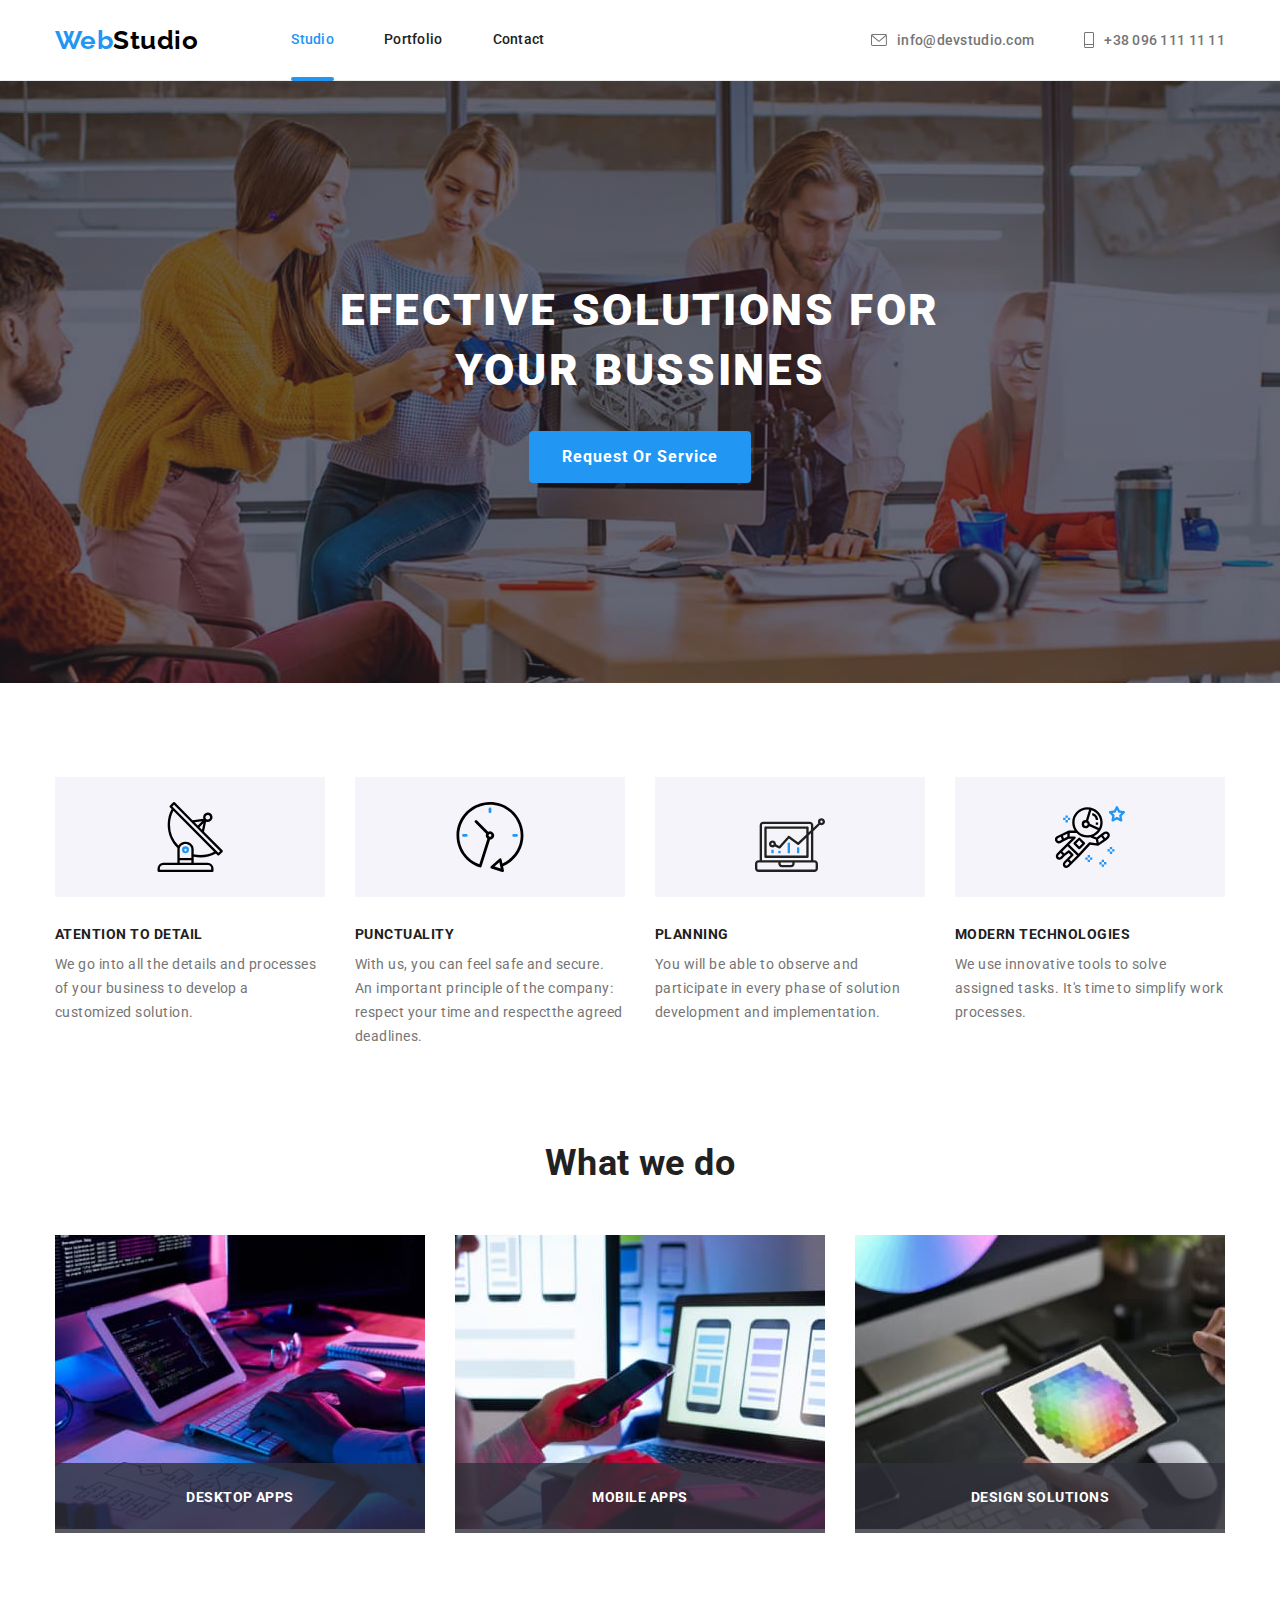
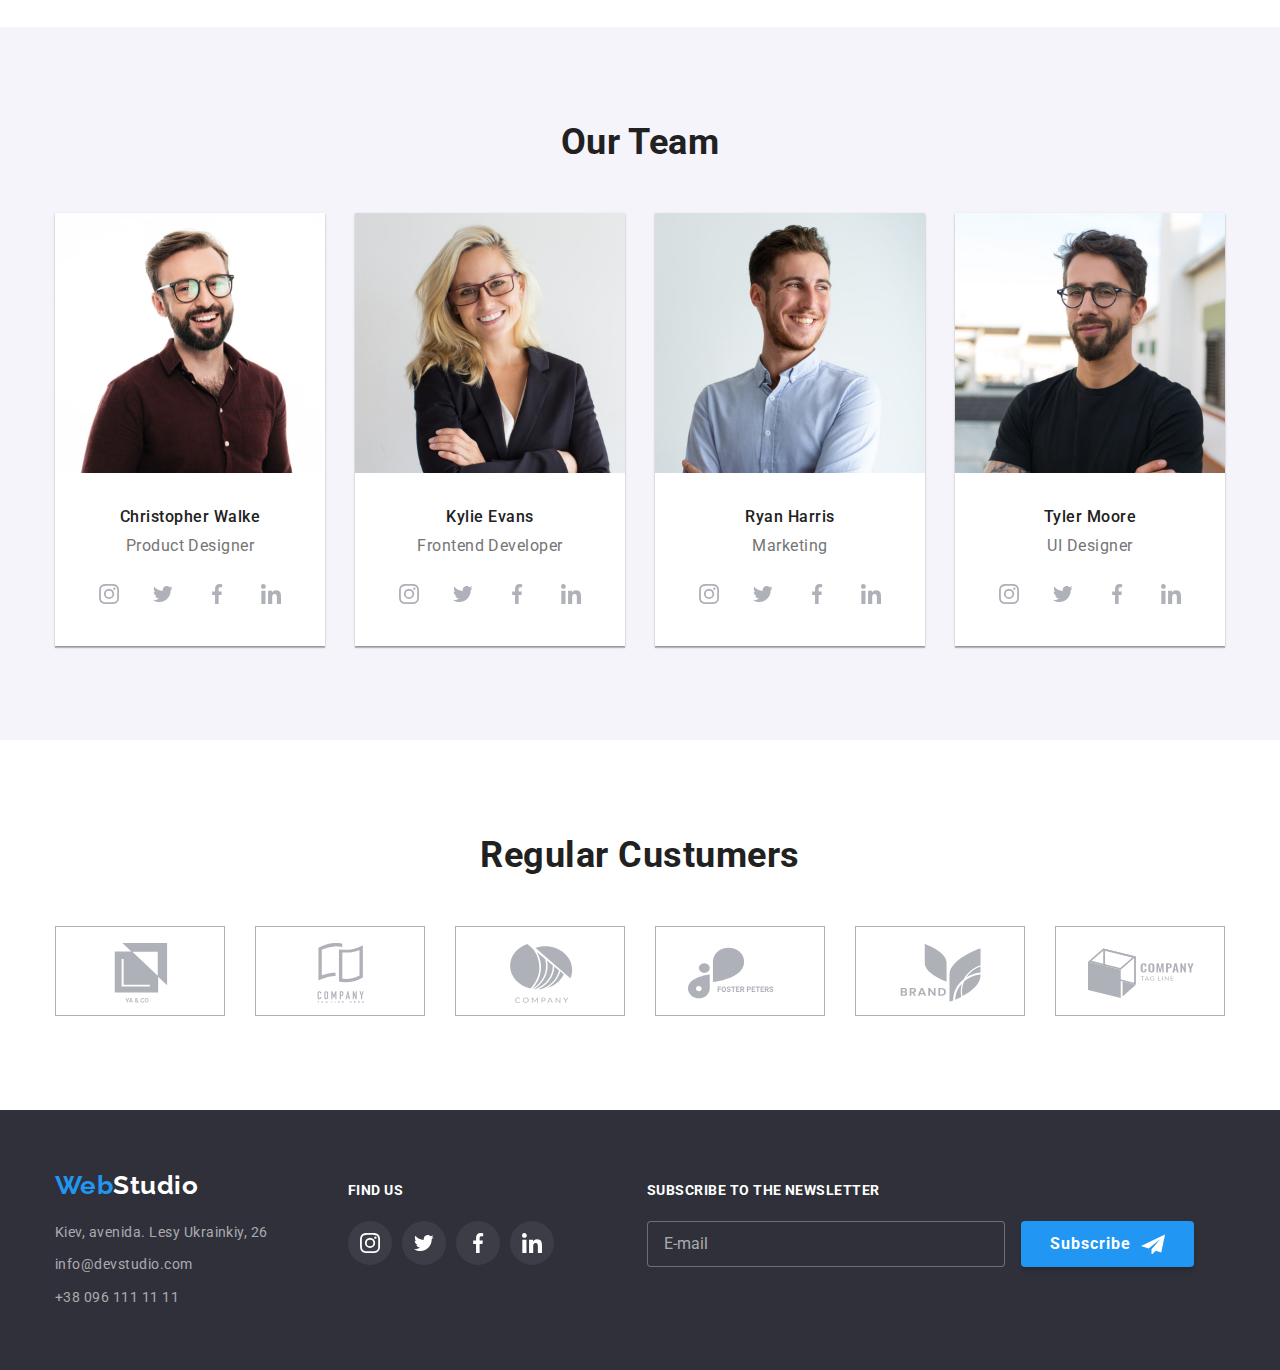
<file: index.html>
<!DOCTYPE html>
<html lang="en">
  <head>
    <meta charset="UTF-8" />
    <meta http-equiv="X-UA-Compatible" content="IE=edge" />
    <meta name="viewport" content="width=device-width, initial-scale=1.0" />
    <title>WebStudio</title>
    <link rel="preconnect" href="https://fonts.googleapis.com" />
    <link rel="preconnect" href="https://fonts.gstatic.com" crossorigin />
    <link
      href="https://fonts.googleapis.com/css2?family=Raleway:wght@700&family=Roboto:wght@400;500;700;900&display=swap"
      rel="stylesheet"
    />
    <link
      rel="stylesheet"
      href="https://cdnjs.cloudflare.com/ajax/libs/modern-normalize/1.1.0/modern-normalize.min.css"
    />
    <link rel="stylesheet" href="./css/main.min.css">
  </head>

  <body>
     <!-- Header section -->
    <header class="header">
      <div class="container header__section">
        <nav class="header__nav">
          <a class="header__logo logo link" href="./index.html"
            >Web<span class="header__logo--black">Studio</span></a
          >
          <ul class="nav list">
            <li class="nav__item">
              <a class="nav__link link nav__link--current" href="./index.html"
                >Studio</a
              >
            </li>
            <li class="nav__item">
              <a class="nav__link link" href="./portfolio.html"
                >Portfolio</a
              >
            </li>
            <li class="nav__item">
              <a class="nav__link link" href="">Contact</a>
            </li>
          </ul>
        </nav>
        <!-- contacts  -->
        <ul class="header-contact header-contack__list list">
          <li class="header-contact__item">
            <a class="header-contact__link link" href="mailto:info@devstudio.com"
              ><svg class="header-contact__icon" width="16" height="12">
                <use href="./images/icons.svg#icon-envelope"></use>
              </svg>
              info@devstudio.com</a
            >
          </li>
          <li class="header-contact__item">
            <a class="header-contact__link link" href="tel:+380961111111"
              ><svg class="header-contact__icon" width="10" height="16">
                <use href="./images/icons.svg#icon-mobile"></use>
              </svg>
              +38 096 111 11 11</a
            >
          </li>
        </ul>
      </div>
    </header>
  <!-- main content section  -->
    <main>
        <!-- Hero section  -->
      <section class="hero">
        <h1 class="hero__title">efective solutions for your bussines</h1>
        <button class="hero__btn" type="button" data-modal-open>Request Or Service</button>
      </section>
      
    <!-- Benefits section  -->
      <section class="features">
        <div class="container">
          
          <h2 class="visually-hidden">Advantages</h2>
          <ul class="features-list list">
            <li class="features-list__item">
              <div class="features-list__icon-fon">
                <svg class="features-list__icon" width="70" height="70">
                  <use href="./images/icons.svg#icon-antenna"></use>
                </svg>
              </div>

              <h3 class="features-list__title">atention to detail</h3>
              <p class="features-list__text">
               We go into all the details and processes of your business to
              develop a customized solution.
              </p>
            </li>
            <li class="features-list__item">
              <div class="features-list__icon-fon">
                <svg class="features-list__icon" width="70" height="70">
                  <use href="./images/icons.svg#icon-clock"></use>
                </svg>
              </div>

              <h3 class="features-list__title">punctuality</h3>
              <p class="features-list__text">
                With us, you can feel safe and secure. An important principle of
              the company: respect your time and respectthe agreed deadlines.
              </p>
            </li>
            <li class="features-list__item">
              <div class="features-list__icon-fon">
                <svg class="features-list__icon" width="70" height="70">
                  <use href="./images/icons.svg#icon-diagram"></use>
                </svg>
              </div>

              <h3 class="features-list__title">planning</h3>
              <p class="features-list__text">
                You will be able to observe and participate in every phase of
                solution development and implementation.
              </p>
            </li>
            <li class="features-list__item">
              <div class="features-list__icon-fon">
                <svg class="features-list__icon" width="70" height="70">
                  <use href="./images/icons.svg#icon-astronaut"></use>
                </svg>
              </div>

              <h3 class="features-list__title">modern technologies</h3>
              <p class="features-list__text">
                We use innovative tools to solve assigned tasks. It's time to
                simplify work processes.
              </p>
            </li>
          </ul>
        </div>
      </section>
        <!-- What we do section  -->
      <section class="work">
        <div class="container">
          <h2 class="work__title section-title">What we do</h2>
          <!-- images  -->
          <ul class="work-list list">
            <li class="work-list__item">
              <img
                src="./images/box1.jpg"
                alt="Desktop Apps"
                width="370"
                height="294"
              />
              <p class="work-list__text">DESKTOP APPS</p>
            </li>
            <li class="work-list__item">
              <img
                src="./images/box2.jpg"
                alt="Mobile Apps"
                width="370"
                height="294"
              />
              <p class="work-list__text">MOBILE APPS</p>
            </li>
            <li class="work-list__item">
              <img
                src="./images/box3.jpg"
                alt="DESIGN SOLUTIONS"
                width="370"
                height="294"
              />
              <p class="work-list__text">DESIGN SOLUTIONS</p>
            </li>            
          </ul>
        </div>
      </section>
      <!-- Our team  -->
      <section class="team">
        <div class="container">
          <h2 class="team__title section-title">Our Team</h2>
          <!-- Cards  -->
          <ul class="team-list list">
            <li class="team-list__item">
              <img
                src="./images/img1.jpg"
                alt="first Member"
                width="270"
                height="260"
              />
              <div class="team-list__workers">
                <h3 class="team-list__worker">Christopher Walke</h3>
                <p class="team-list__profession" >Product Designer</p>
                <ul class="team-list__social-list list">
                  <li class="team-list__social-item">
                    <a class="team-list__social-link link" href="">
                      <svg class="team-list__social-icon" width="20" height="20">
                        <use href="./images/icons.svg#icon-instagram"></use>
                      </svg>
                    </a>
                  </li>

                  <li class="team-list__social-item">
                    <a class="team-list__social-link link" href="">
                      <svg class="team-list__social-icon" width="20" height="20">
                        <use href="./images/icons.svg#icon-twitter"></use>
                      </svg>
                    </a>
                  </li>

                  <li class="team-list__social-item">
                    <a class="team-list__social-link link" href="">
                      <svg class="team-list__social-icon" width="20" height="20">
                        <use href="./images/icons.svg#icon-facebook"></use>
                      </svg>
                    </a>
                  </li>

                  <li class="team-list__social-item">
                    <a class="team-list__social-link link" href="">
                      <svg class="team-list__social-icon" width="20" height="20">
                        <use href="./images/icons.svg#icon-linkedin"></use>
                      </svg>
                    </a>
                  </li>
                </ul>
              </div>
            </li>

            <li class="team-list__item">
              <img
                src="./images/img2.jpg"
                alt="second Member"
                width="270"
                height="260"
              />
              <div class="team-list__workers">
                <h3 class="team-list__worker">Kylie Evans</h3>
                <p class="team-list__profession" >Frontend Developer</p>
                <ul class="team-list__social-list list">
                  <li class="team-list__social-item">
                    <a class="team-list__social-link link" href="">
                      <svg class="team-list__social-icon" width="20" height="20">
                        <use href="./images/icons.svg#icon-instagram"></use>
                      </svg>
                    </a>
                  </li>

                  <li class="team-list__social-item">
                    <a class="team-list__social-link link" href="">
                      <svg class="team-list__social-icon" width="20" height="20">
                        <use href="./images/icons.svg#icon-twitter"></use>
                      </svg>
                    </a>
                  </li>

                  <li class="team-list__social-item">
                    <a class="team-list__social-link link" href="">
                      <svg class="team-list__social-icon" width="20" height="20">
                        <use href="./images/icons.svg#icon-facebook"></use>
                      </svg>
                    </a>
                  </li>

                  <li class="team-list__social-item">
                    <a class="team-list__social-link link" href="">
                      <svg class="team-list__social-icon" width="20" height="20">
                        <use href="./images/icons.svg#icon-linkedin"></use>
                      </svg>
                    </a>
                  </li>
                </ul>
              </div>
            </li>
            <li class="team-list__item">
              <img
                src="./images/img3.jpg"
                alt="third Member"
                width="270"
                height="260"
              />
              <div class="team-list__workers">
                <h3 class="team-list__worker">Ryan Harris</h3>
                <p class="team-list__profession">Marketing</p>
                <ul class="team-list__social-list list">
                  <li class="team-list__social-item">
                    <a class="team-list__social-link link" href="">
                      <svg class="team-list__social-icon" width="20" height="20">
                        <use href="./images/icons.svg#icon-instagram"></use>
                      </svg>
                    </a>
                  </li>

                  <li class="team-list__social-item">
                    <a class="team-list__social-link link" href="">
                      <svg class="team-list__social-icon" width="20" height="20">
                        <use href="./images/icons.svg#icon-twitter"></use>
                      </svg>
                    </a>
                  </li>

                  <li class="team-list__social-item">
                    <a class="team-list__social-link link" href="">
                      <svg class="team-list__social-icon" width="20" height="20">
                        <use href="./images/icons.svg#icon-facebook"></use>
                      </svg>
                    </a>
                  </li>

                  <li class="team-list__social-item">
                    <a class="team-list__social-link link" href="">
                      <svg class="team-list__social-icon" width="20" height="20">
                        <use href="./images/icons.svg#icon-linkedin"></use>
                      </svg>
                    </a>
                  </li>
                </ul>
              </div>
            </li>
            <li class="team-list__item">
              <img
                src="./images/img4.jpg"
                alt="fourth Member"
                width="270"
                height="260"
              />
              <div class="team-list__workers">
                <h3 class="team-list__worker">Tyler Moore</h3>
                <p class="team-list__profession">UI Designer</p>
                <ul class="team-list__social-list list">
                  <li class="team-list__social-item">
                    <a class="team-list__social-link link" href="">
                      <svg class="team-list__social-icon" width="20" height="20">
                        <use href="./images/icons.svg#icon-instagram"></use>
                      </svg>
                    </a>
                  </li>

                  <li class="team-list__social-item">
                    <a class="team-list__social-link link" href="">
                      <svg class="team-list__social-icon" width="20" height="20">
                        <use href="./images/icons.svg#icon-twitter"></use>
                      </svg>
                    </a>
                  </li>

                  <li class="team-list__social-item">
                    <a class="team-list__social-link link" href="">
                      <svg class="team-list__social-icon" width="20" height="20">
                        <use href="./images/icons.svg#icon-facebook"></use>
                      </svg>
                    </a>
                  </li>

                  <li class="team-list__social-item">
                    <a class="team-list__social-link link" href="">
                      <svg class="team-list__social-icon" width="20" height="20">
                        <use href="./images/icons.svg#icon-linkedin"></use>
                      </svg>
                    </a>
                  </li>
                </ul>
              </div>
            </li>
          </ul>
        </div>
      </section>
      <!-- Regular costumers  -->
      <section class="client">
        <div class="container">
          <h2 class="client__title">Regular Custumers</h2>
          <ul class="client__list customers list">
            <li class="customers__item">
              <a class="customers__link link" href="">
                <svg class="customers__icon" width="106" height="60">
                  <use href="./images/icons.svg#icon-yaco"></use>
                </svg>
              </a>
            </li>

            <li class="customers__item">
              <a class="customers__link link" href="">
                <svg class="customers__icon" width="106" height="60">
                  <use href="./images/icons.svg#icon-company"></use>
                </svg>
              </a>
            </li>

            <li class="customers__item">
              <a class="customers__link link" href="">
                <svg class="customers__icon" width="106" height="60">
                  <use href="./images/icons.svg#icon-company2"></use>
                </svg>
              </a>
            </li>

            <li class="customers__item">
              <a class="customers__link link" href="">
                <svg class="customers__icon" width="106" height="60">
                  <use href="./images/icons.svg#icon-foster"></use>
                </svg>
              </a>
            </li>

            <li class="customers__item">
              <a class="customers__link link" href="">
                <svg class="customers__icon" width="106" height="60">
                  <use href="./images/icons.svg#icon-brand"></use>
                </svg>
              </a>
            </li>

            <li class="customers__item">
              <a class="customers__link link" href="">
                <svg class="customers__icon" width="106" height="60">
                  <use href="./images/icons.svg#icon-tag"></use>
                </svg>
              </a>
            </li>
          </ul>
        </div>
      </section>
    </main>
    <!-- Footer -->
    <footer class="footer">
      <div class="container">
        <div class="footer__flex">
          <div class="footer__contacts-flex">
            <a class="footer__logo logo link" href="./index.html"
              >Web<span class="footer__logo--white">Studio</span>
            </a>
            
            <address class="footer-contact">
              <ul class="footer-contact__list list">
                <li class="footer-contact__item">
                  <a
                    class="footer-contact__link footer-contact__address link"
                    href="https://goo.gl/maps/CdvJLRiEL6Q8Smko8"
                    target="_blank"
                    rel="noreferrer noopener"
                    >Kiev, avenida. Lesy Ukrainkiy, 26</a
                  >
                </li>
                <li class="footer-contact__item">
                  <a
                    class="footer-contact__link link"
                    href="mailto:info@devstudio.com"
                    >info@devstudio.com</a
                  >
                </li>
                <li class="footer-contact__item">
                  <a class="footer-contact__link link" href="tel:+380961111111"
                    >+38 096 111 11 11</a
                  >
                </li>
              </ul>
            </address>
          </div>
          <div class="social-section">
            <p class="social-section__text">FIND US</p>
            <ul class="footer-list list">
              <li class="footer-list__item">
                <a class="footer-list__link" href="">
                  <svg class="footer-list__icon" width="20" height="20">
                    <use href="./images/icons.svg#icon-instagram"></use>
                  </svg>
                </a>
              </li>

              <li class="footer-list__item">
                <a class="footer-list__link" href="">
                  <svg class="footer-list__icon" width="20" height="20">
                    <use href="./images/icons.svg#icon-twitter"></use>
                  </svg>
                </a>
              </li>

              <li class="footer-list__item">
                <a class="footer-list__link" href="">
                  <svg class="footer-list__icon" width="20" height="20">
                    <use href="./images/icons.svg#icon-facebook"></use>
                  </svg>
                </a>
              </li>

              <li class="footer-list__item">
                <a class="footer-list__link" href="">
                  <svg class="footer-list__icon" width="20" height="20">
                    <use href="./images/icons.svg#icon-linkedin"></use>
                  </svg>
                </a>
              </li>
            </ul>
          </div>
          <div class="footer-submit">
            <p class="footer-submit__text">SUBSCRIBE TO THE NEWSLETTER</p>
            <div class="footer-submit__form">
              <label class="footer-submit__label" for="submit-mail"></label>
              <input class="footer-submit__input" type="email" name="submit-mail" id="submit-mail" placeholder="E-mail">
              <button class="footer-submit__btn" type="submit">Subscribe</button>
            </div>
          </div>
        </div>
      </div>
    </footer>

     <!-- Data-modal-->
     
    <div class="backdrop is-hidden" data-modal>
      <div class="modal">
          <button type="button" class="close-btn" data-modal-close>
            <svg class="modal-icon" width="11" height="11">
              <use href="./images/icons.svg#icon-vector"></use>
            </svg>
          </button>
          
          <form class="form">
            <span class="form-title">Leave your information, we will contact you</span>
                 
            <div class="form-field top-title">
              <label class="form-label" for="name">Name</label>
              <input class="form-input" type="text" name="name" id="name">
              <svg class="input-icon" width="12" height="12">
                <use
                    href="./images/icons.svg#icon-name"
                ></use>
              </svg>
            </div>
            <div class="form-field">
              <label class="form-label" for="tel">Phone</label>
              <input class="form-input" type="tel" name="tel" id="tel">
              <svg class="input-icon" width="12" height="12">
                <use
                    href="./images/icons.svg#icon-tel"
                ></use>
              </svg>
            </div>

            <div class="form-field">
              <label class="form-label" for="email">E-mail</label>
              <input class="form-input" type="email" name="email" id="email">
              <svg class="input-icon" width="12" height="12">
                <use
                    href="./images/icons.svg#icon-mail"
                ></use>
              </svg>
            </div>
            <div class="form-field">
              <label class="comment-label" for="comment">Comments</label>
              <textarea class="comment" name="comment" id="comment" rows="9" placeholder="Enter the text"></textarea>
            </div>
            <div class="form-field-chek">
              
              <label class="policy-label" for="policy"></a> 
                <input class="form-checkbox" type="checkbox" name="policy" id="policy">
                <span class="icon-chek"></span>
                I agree with the newsletter and <a class="policy-link" href="">accept the Terms and Conditions</a>
              </label>
              
            </div>
            <button class="form-btn" type="submit">submit</button>
          </form>
      </div>
    </div>
    <script src="./js/modal.js"></script>
  </body>
</html>
</file>
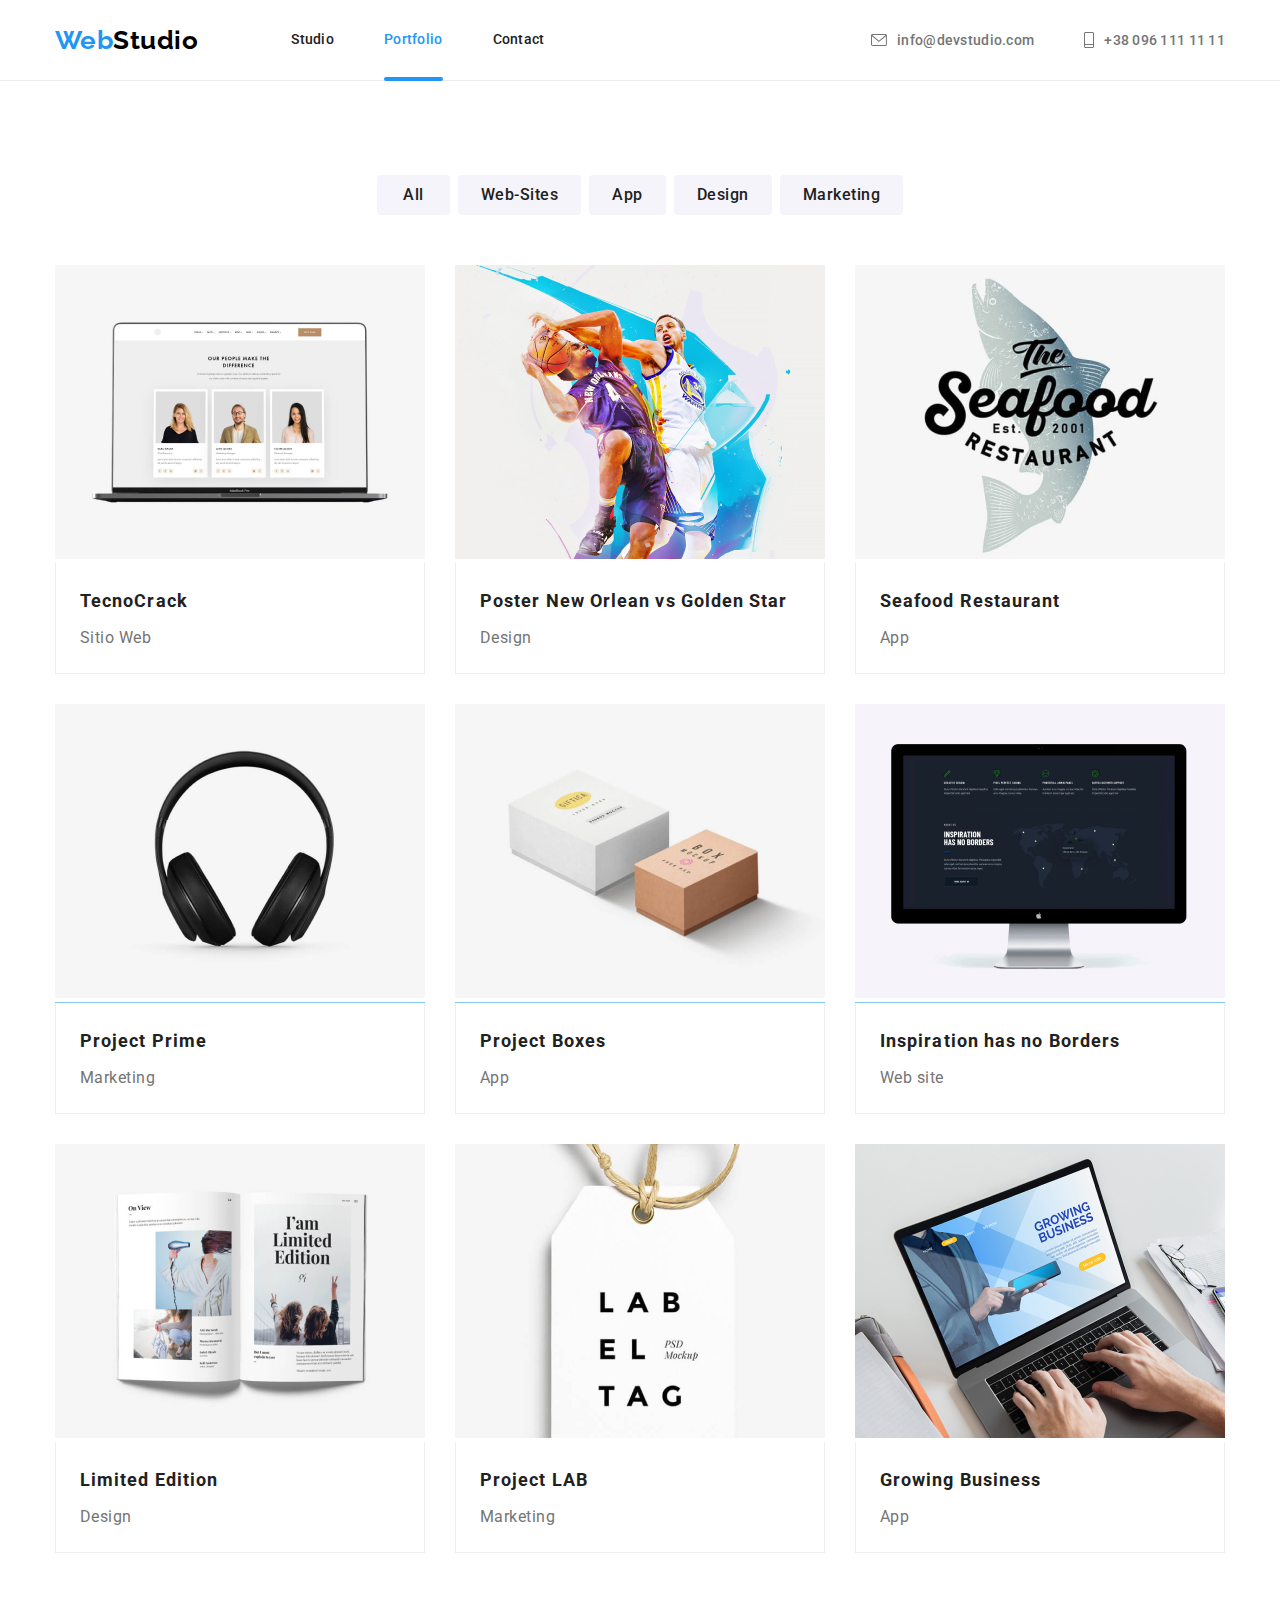
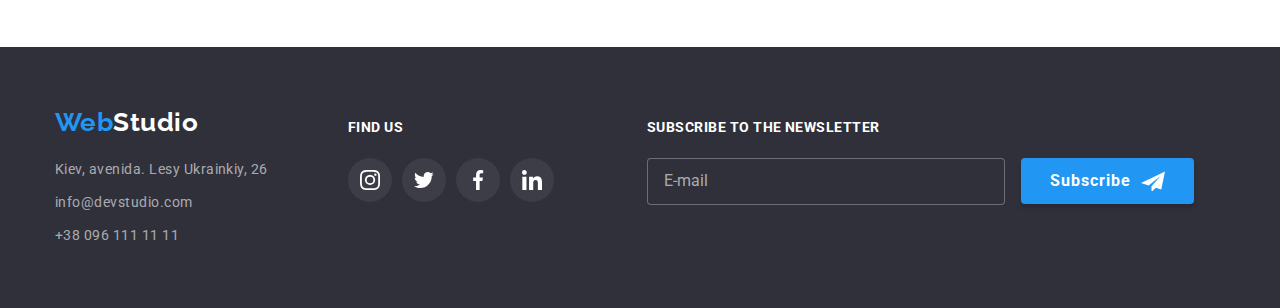
<file: portfolio.html>
<!DOCTYPE html>
<html lang="en">
  <head>
    <meta charset="UTF-8" />
    <meta http-equiv="X-UA-Compatible" content="IE=edge" />
    <meta name="viewport" content="width=device-width, initial-scale=1.0" />
    <title>WebStudio</title>
    <link rel="preconnect" href="https://fonts.googleapis.com" />
    <link rel="preconnect" href="https://fonts.gstatic.com" crossorigin />
    <link
      href="https://fonts.googleapis.com/css2?family=Raleway:wght@700&family=Roboto:wght@400;500;700;900&display=swap"
      rel="stylesheet"
    />
    <link rel="stylesheet" href="https://cdnjs.cloudflare.com/ajax/libs/modern-normalize/1.1.0/modern-normalize.min.css">
    <link rel="stylesheet" href="./css/main.min.css">
  </head>
  <body>
     <!-- Header section -->
    <header class="header">
      <div class="container header__section">
        <nav class="header__nav">
             <!-- Logo  -->
          <a class="header__logo logo link" href="./index.html"
            >Web<span class="header__logo--black">Studio</span></a
          >
          <ul class="nav list">
            <li class="nav__item">
              <a class="nav__link link" href="./index.html"
                >Studio</a
              >
            </li>
            <li class="nav__item">
              <a class="nav__link link nav__link--current link" href="./portfolio.html"
                >Portfolio</a
              >
            </li>
            <li class="nav__item">
              <a class="nav__link link" href="">Contact</a>
            </li>
          </ul>
        </nav>
        <ul class="header-contact header-contack__list list">
          <li class="header-contact__item">
            <a class="header-contact__link link" href="mailto:info@devstudio.com"
              ><svg class="header-contact__icon" width="16" height="12">
                <use href="./images/icons.svg#icon-envelope"></use>
              </svg>
              info@devstudio.com</a
            >
          </li>
          <li class="header-contact__item">
            <a class="header-contact__link link" href="tel:+380961111111"
              ><svg class="header-contact__icon" width="10" height="16">
                <use href="./images/icons.svg#icon-mobile"></use>
              </svg>
              +38 096 111 11 11</a
            >
          </li>
        </ul>
      </div> 
    </header>
      <!-- Main Content -->
    <main>
      <section class="portfolio-section">
        <div class="container">
          <h1 hidden>Work examples</h1>
          <ul class="portfolio-btn-list list">
            <li class="portfolio-btn-item">
              <button class="portfolio-btn" type="button">All</button>
            </li>
            <li class="portfolio-btn-item">
              <button class="portfolio-btn" type="button">Web-Sites</button>
            </li>
            <li class="portfolio-btn-item">
              <button class="portfolio-btn" type="button">App</button>
            </li>
            <li class="portfolio-btn-item">
              <button class="portfolio-btn" type="button">Design</button>
            </li>
            <li class="portfolio-btn-item">
              <button class="portfolio-btn" type="button">Marketing</button>
            </li>
          </ul>
        </div>
        <div class="container">
          <ul class="portfolio-list list">
            <li class="portfolio-item">
              <div class="portfolio-description">
                <img
                src="./images/tehno.jpg"
                alt="open laptop with technocrack website"
                width="370"
                height="294"
                />
                <div class="portfolio-overlay">
                  <p class="portfolio-description-text">Tecnoduck is a state-of-the-art coronavirus distribution platform. Companies use this platform for digital espionage and attacks on competitors' secure servers.</p>
                </div>
                </div>
              <div class="portfolio-border">
                <h2 class="portfolio-list-title">TecnoCrack</h2>
                <p class="portfolio-list-text">Sitio Web</p>
              </div>
            </li>
            <li class="portfolio-item">
              <div class="portfolio-description">
                <img
                  src="./images/poster.jpg"
                  alt="Poster New Orlean vs Golden Star"
                  width="370"
                  height="294"
                />
                <div class="portfolio-overlay">
                  <p class="portfolio-description-text">Tecnoduck is a state-of-the-art coronavirus distribution platform. Companies use this platform for digital espionage and attacks on competitors' secure servers.</p>
                </div>
              </div>
                <div class="portfolio-border">
                <h2 class="portfolio-list-title">
                    Poster New Orlean vs Golden Star</span> 
                </h2>
                <p class="portfolio-list-text">Design</p>
              </div>
            </li>

            <li class="portfolio-item">
              <div class="portfolio-description">
                <img
                  src="./images/seafood.jpg"
                  alt="Seafood Restaurant App"
                  width="370"
                  height="294"
                />
                <div class="portfolio-overlay">

                  <p class="portfolio-description-text">Tecnoduck is a state-of-the-art coronavirus distribution platform. Companies use this platform for digital espionage and attacks on competitors' secure servers.</p>
                </div>
              </div>
              <div class="portfolio-border">
                <h2 class="portfolio-list-title">Seafood Restaurant</h2>
                <p class="portfolio-list-text">App</p>
              </div>
            </li>

            <li class="portfolio-item">
              <div class="portfolio-description">
                <img
                  src="./images/prime.jpg"
                  alt="Project Prime Marketing"
                  width="370"
                  height="294"
                />
                <div class="portfolio-overlay">
                  <p class="portfolio-description-text">Tecnoduck is a state-of-the-art coronavirus distribution platform. Companies use this platform for digital espionage and attacks on competitors' secure servers.</p>
                </div>
              </div>
              <div class="portfolio-border">
                <h2 class="portfolio-list-title">Project Prime</h2>
                <p class="portfolio-list-text">Marketing</p>
              </div>
            </li>

            <li class="portfolio-item">
              <div class="portfolio-description">
                <img
                  src="./images/boxes.jpg"
                  alt="Project Boxes App"
                  width="370"
                  height="294"
                />
                <div class="portfolio-overlay">
                  <p class="portfolio-description-text">Tecnoduck is a state-of-the-art coronavirus distribution platform. Companies use this platform for digital espionage and attacks on competitors' secure servers.</p>
                </div>
              </div>
              <div class="portfolio-border">
                <h2 class="portfolio-list-title">Project Boxes</h2>
                <p class="portfolio-list-text">App</p>
              </div>
            </li>

            <li class="portfolio-item">
              <div class="portfolio-description">
                <img
                  src="./images/monitor.jpg"
                  alt="Inspiration has no Borders"
                  width="370"
                  height="294"
                />
                <div class="portfolio-overlay">
                  <p class="portfolio-description-text">Tecnoduck is a state-of-the-art coronavirus distribution platform. Companies use this platform for digital espionage and attacks on competitors' secure servers.</p>
                </div>
              </div>
              <div class="portfolio-border">
                <h2 class="portfolio-list-title">Inspiration has no Borders</h2>
                <p class="portfolio-list-text">Web site</p>
              </div>
            </li>

            <li class="portfolio-item">
              <div class="portfolio-description">
                <img
                  src="./images/limited.jpg"
                  alt="Limited Edition Design"
                  width="370"
                  height="294"
                />
                <div class="portfolio-overlay">
                  <p class="portfolio-description-text">Tecnoduck is a state-of-the-art coronavirus distribution platform. Companies use this platform for digital espionage and attacks on competitors' secure servers.</p>
                </div>
              </div>
              <div class="portfolio-border">
                <h2 class="portfolio-list-title">Limited Edition</h2>
                <p class="portfolio-list-text">Design</p>
              </div>
            </li>

            <li class="portfolio-item">
              <div class="portfolio-description">
                <img
                  src="./images/lab.jpg"
                  alt="Project LAB MArketing"
                  width="370"
                  height="294"
                />
                <div class="portfolio-overlay">
                  <p class="portfolio-description-text">Tecnoduck is a state-of-the-art coronavirus distribution platform. Companies use this platform for digital espionage and attacks on competitors' secure servers.</p>
                </div>
              </div>
              <div class="portfolio-border">
                <h2 class="portfolio-list-title">Project LAB</h2>
                <p class="portfolio-list-text">Marketing</p>
              </div>
            </li>

            <li class="portfolio-item border">
              <div class="portfolio-description">
                <img
                  src="./images/growing.jpg"
                  alt="Growing Bussines App"
                  width="370"
                  height="294"
                />
                <div class="portfolio-overlay">
                  <p class="portfolio-description-text">Tecnoduck is a state-of-the-art coronavirus distribution platform. Companies use this platform for digital espionage and attacks on competitors' secure servers.</p>
                </div>
              </div>
              <div class="portfolio-border">
                <h2 class="portfolio-list-title">Growing Business</h2>
                <p class="portfolio-list-text">App</p>
              </div>
            </li>
          </ul>
        </div>
      </section>
    </main>
      <!-- Footer -->
      <footer class="footer">
        <div class="container">
          <div class="footer__flex">
            <div class="footer__contacts-flex">
              <a class="footer__logo logo link" href="./index.html"
                >Web<span class="footer__logo--white">Studio</span>
              </a>
              
              <address class="footer-contact">
                <ul class="footer-contact__list list">
                  <li class="footer-contact__item">
                    <a
                      class="footer-contact__link footer-contact__address link"
                      href="https://goo.gl/maps/CdvJLRiEL6Q8Smko8"
                      target="_blank"
                      rel="noreferrer noopener"
                      >Kiev, avenida. Lesy Ukrainkiy, 26</a
                    >
                  </li>
                  <li class="footer-contact__item">
                    <a
                      class="footer-contact__link link"
                      href="mailto:info@devstudio.com"
                      >info@devstudio.com</a
                    >
                  </li>
                  <li class="footer-contact__item">
                    <a class="footer-contact__link link" href="tel:+380961111111"
                      >+38 096 111 11 11</a
                    >
                  </li>
                </ul>
              </address>
            </div>
            <div class="social-section">
              <p class="social-section__text">FIND US</p>
              <ul class="footer-list list">
                <li class="footer-list__item">
                  <a class="footer-list__link" href="">
                    <svg class="footer-list__icon" width="20" height="20">
                      <use href="./images/icons.svg#icon-instagram"></use>
                    </svg>
                  </a>
                </li>
  
                <li class="footer-list__item">
                  <a class="footer-list__link" href="">
                    <svg class="footer-list__icon" width="20" height="20">
                      <use href="./images/icons.svg#icon-twitter"></use>
                    </svg>
                  </a>
                </li>
  
                <li class="footer-list__item">
                  <a class="footer-list__link" href="">
                    <svg class="footer-list__icon" width="20" height="20">
                      <use href="./images/icons.svg#icon-facebook"></use>
                    </svg>
                  </a>
                </li>
  
                <li class="footer-list__item">
                  <a class="footer-list__link" href="">
                    <svg class="footer-list__icon" width="20" height="20">
                      <use href="./images/icons.svg#icon-linkedin"></use>
                    </svg>
                  </a>
                </li>
              </ul>
            </div>
            <div class="footer-submit">
              <p class="footer-submit__text">SUBSCRIBE TO THE NEWSLETTER</p>
              <div class="footer-submit__form">
                <label class="footer-submit__label" for="submit-mail"></label>
                <input class="footer-submit__input" type="email" name="submit-mail" id="submit-mail" placeholder="E-mail">
                <button class="footer-submit__btn" type="submit">Subscribe</button>
              </div>
            </div>
          </div>
        </div>
      </footer>
  </body>
</html>
</file>
<file: css/main.min.css>
:root{--primary-text-color: #212121;--secondary-text-color: #757575;--white-text-color: #ffffff;--accent-color: #2196f3;--black-logo-color: #000000;--footer-text-color: rgba(255, 255, 255, 0.6);--white-background-color: #ffffff;--hero-background-color: #2f303a;--team-background-color: #f5f4fa}body{font-family:"Roboto";letter-spacing:0.03em;background-color:var(--white-background-color);color:var(--primary-text-color)}.list{list-style:none}.link{text-decoration:none}h1,h2,h3,h4,h5,h6,p,ul{margin:0;padding:0}.container{width:1200px;margin-left:auto;margin-right:auto;padding-left:15px;padding-right:15px}.section-title{font-weight:700;font-size:36px;line-height:1.17;text-align:center;color:var(--primary-text-color)}.logo{font-family:"Raleway";font-weight:700;font-size:26px;line-height:1.19;align-items:center;text-align:center;color:var(--accent-color)}.visually-hidden{position:absolute;width:1px;height:1px;margin:-1px;padding:0;overflow:hidden;border:0;clip:rect(0 0 0 0)}.header{border-bottom:1px solid #ececec}.header__section{display:flex;align-items:center}.header__nav{display:flex;align-items:center}.header__logo{margin-right:93px}.header__logo--black{color:var(--black-logo-color)}.nav{display:flex}.nav__item:not(:last-child){margin-right:50px}.nav__link{display:block;padding-top:32px;padding-bottom:32px;font-weight:500;font-size:14px;line-height:1.14;letter-spacing:0.02em;color:var(--primary-text-color);position:relative;transition:color 250ms cubic-bezier(0.4, 0, 0.2, 1)}.nav__link:focus,.nav__link:hover{color:var(--accent-color)}.nav__link--current{color:var(--accent-color)}.nav__link--current::after{position:absolute;display:block;content:"";width:100%;height:4px;border-radius:2px;bottom:-1px;background-color:var(--accent-color)}.header-contact{display:flex}.header-contack__list{margin-left:auto}.header-contact__item+.header-contact__item{margin-left:50px}.header-contact__link{display:inline-flex;padding:32px 0px 32px;align-items:center;font-weight:500;font-size:14px;line-height:16px;letter-spacing:0.02em;color:var(--secondary-text-color);transition:color 250ms cubic-bezier(0.4, 0, 0.2, 1)}.header-contact__link:hover,.header-contact__link:focus{color:var(--accent-color)}.header-contact__icon{margin-right:10px;fill:currentColor}.hero{padding-top:200px;padding-bottom:200px;max-width:1600px;min-height:600px;margin-left:auto;margin-right:auto;background-image:linear-gradient(to right, rgba(47,48,58,0.4), rgba(47,48,58,0.4)),url(../images/hero.jpg);background-color:var(--hero-background-color);background-repeat:no-repeat;background-position:center;background-size:cover;text-align:center}.hero__title{margin-bottom:30px;margin-left:auto;margin-right:auto;max-width:696px;font-weight:900;font-size:44px;line-height:1.36;letter-spacing:0.06em;text-transform:uppercase;color:var(--white-text-color)}.hero__btn{display:inline-block;min-width:200px;border-radius:4px;border:1px solid transparent;padding:10px 32px;background-color:var(--accent-color);color:var(--white-text-color);font-family:"Roboto";font-weight:700;font-size:16px;line-height:1.88;align-items:center;text-align:center;letter-spacing:0.06em;cursor:pointer;transition:background-color 250ms cubic-bezier(0.4, 0, 0.2, 1),color 250ms cubic-bezier(0.4, 0, 0.2, 1)}.hero__btn:hover,.hero__btn:focus{background-color:var(--white-text-color);color:var(--accent-color)}.features{padding-top:94px;padding-bottom:94px}.features-list{display:flex}.features-list__item:not(:last-child){margin-right:30px;max-width:270px}.features-list__icon-fon{display:flex;width:270px;height:120px;align-items:center;justify-content:center;flex-direction:column;margin-bottom:30px;background-color:var(--team-background-color)}.features-list__icon{align-items:center}.features-list__title{margin-bottom:10px;font-weight:700;font-size:14px;line-height:1.14;text-transform:uppercase}.features-list__text{font-size:14px;line-height:1.71;color:var(--secondary-text-color)}.work{padding-bottom:94px}.work__title{margin-bottom:50px}.work-list{display:flex}.work-list__item{position:relative}.work-list__item:not(:last-child){margin-right:30px}.work-list__text{width:100%;position:absolute;bottom:0;left:0;padding:27px 0px;font-weight:bold;font-size:14px;line-height:1.14;text-align:center;text-transform:uppercase;color:var(--white-text-color);background-color:rgba(47,48,58,0.8)}.team{padding-top:94px;padding-bottom:94px;background-color:var(--team-background-color)}.team__title{margin-bottom:50px}.team-list{display:flex}.team-list__item{box-shadow:0px 1px 3px rgba(0,0,0,0.12),0px 1px 1px rgba(0,0,0,0.14),0px 2px 1px rgba(0,0,0,0.2);background-color:var(--white-background-color)}.team-list__item:not(:last-child){margin-right:30px}.team-list__workers{padding:30px 0px}.team-list__worker{font-weight:500;font-size:16px;line-height:1.19;text-align:center}.team-list__profession{margin-top:10px;font-size:16px;line-height:1.19;text-align:center;color:var(--secondary-text-color)}.team-list__social-list{display:flex;justify-content:space-between;align-items:center;padding:0px 32px;margin-top:16px;list-style:none}.team-list__social-item{width:44px;height:44px}.team-list__social-link{display:block;width:44px;height:44px;border-radius:50%;color:#afb1b8;background-color:#ffffff;transition:background-color 250ms cubic-bezier(0.4, 0, 0.2, 1),color 250ms cubic-bezier(0.4, 0, 0.2, 1)}.team-list__social-link:hover,.team-list__social-link:focus{color:#ffffff;background-color:var(--accent-color)}.team-list__social-icon{margin:12px 0px 0px 12px;fill:currentColor}.client{padding-top:94px;padding-bottom:94px}.client__title{margin-bottom:50px;font-weight:700;font-size:36px;line-height:1.17;text-align:center}.client__list{padding:0;margin:0;list-style:none;justify-content:space-between;align-items:center}.customers{display:flex}.customers__item{width:170px;height:90px;transition:border-color 250ms cubic-bezier(0.4, 0, 0.2, 1),color 250ms cubic-bezier(0.4, 0, 0.2, 1)}.customers__item:not(:last-child){margin-right:30px}.customers__item:focus,.customers__item:hover{color:var(--accent-color);border-color:var(--accent-color)}.customers__link{display:block;width:170px;height:90px;border:1px solid #afb1b8;color:#afb1b8;background-color:#fff;padding:16px 32px;transition:border-color 250ms cubic-bezier(0.4, 0, 0.2, 1),color 250ms cubic-bezier(0.4, 0, 0.2, 1)}.customers__link:focus,.customers__link:hover{color:var(--accent-color);border-color:var(--accent-color)}.customers__icon{fill:currentColor}.footer{padding-top:60px;padding-bottom:60px;background-color:var(--hero-background-color)}.footer__flex{display:flex;margin:0;padding:0;list-style:none}.footer__logo--white{color:var(--white-text-color)}.footer-contact{margin-top:20px}.footer-contact__address{color:var(--white-text-color)}.footer-contact__item{margin-top:9px}.footer-contact__link{font-style:normal;font-size:14px;line-height:1.71;color:var(--footer-text-color);transition:color 250ms cubic-bezier(0.4, 0, 0.2, 1)}.footer-contact__link:hover,.footer-contact__link:focus{color:var(--accent-color)}.social-section{margin-left:80px;width:206px}.social-section__text{padding:20px 0px 10px 0px;margin-bottom:20px;font-weight:700;font-size:14px;line-height:1.14px;text-transform:uppercase;color:var(--white-text-color)}.footer-list{display:flex;justify-content:space-between;align-items:center;padding:0;margin-top:0;list-style:none}.footer-list__item{width:44px;height:44px}.footer-list__link{display:block;width:44px;height:44px;border-radius:50%;color:#ffffff;background-color:#ffffff10;transition:background-color 250ms cubic-bezier(0.4, 0, 0.2, 1),color 250ms cubic-bezier(0.4, 0, 0.2, 1)}.footer-list__link:hover,.footer-list__link:focus{color:#ffffff;background-color:var(--accent-color)}.footer-list__icon{margin:12px 0px 0px 12px;fill:currentColor}.footer-submit{margin-left:93px}.footer-submit__text{padding:20px 0px 10px 0px;margin-bottom:20px;font-weight:700;font-size:14px;line-height:1.14px;text-transform:uppercase;color:var(--white-text-color)}.footer-submit__input{width:358px;margin:0;padding:13px 16px;border-radius:4px;border:1px solid rgba(255,255,255,0.3);background-color:var(--hero-background-color);color:var(--white-text-color)}.footer-submit__input::placeholder{font-size:16px;line-height:1.25;color:rgba(255,255,255,0.6)}.footer-submit__btn{display:inline-flex;align-items:center;justify-content:center;border:none;margin:0;padding:8px 29px;border-radius:4px;background-color:var(--accent-color);box-shadow:0px 4px 4px rgba(0,0,0,0.15);color:var(--white-text-color);font-family:"Roboto";font-style:normal;font-weight:700;font-size:16px;line-height:1.87;letter-spacing:0.06em;cursor:pointer;min-height:43px;margin-left:12px}.footer-submit__btn::after{content:"";display:inline-block;width:24px;height:20px;margin-left:10px;background-image:url(../images/send.svg)}.portfolio-section{padding-top:94px;padding-bottom:94px}.portfolio-btn-list{display:flex;justify-content:center;margin-bottom:50px}.portfolio-btn-item:not(:last-child){margin-right:8px}.portfolio-item:hover .portfolio-overlay{transform:translateY(0)}.portfolio-description{position:relative;overflow:hidden}.portfolio-overlay{position:absolute;display:inline-block;content:"";width:100%;height:100%;top:0;left:0;background-color:rgba(33,150,243,0.9);transform:translateY(100%);transition:transform 250ms cubic-bezier(0.4, 0, 0.2, 1)}.portfolio-description-text{position:absolute;top:0;left:0;padding:63px 24px;font-size:18px;line-height:1.56;color:var(--white-text-color)}.portfolio-btn{display:inline-block;min-width:73px;border-radius:4px;border:1px solid transparent;padding:6px 22px;font-family:"Roboto";font-weight:500;font-size:16px;line-height:1.63;letter-spacing:0.03em;text-align:center;background-color:var(--team-background-color);color:var(--primary-text-color);cursor:pointer;transition:background-color 250ms cubic-bezier(0.4, 0, 0.2, 1),color 250ms cubic-bezier(0.4, 0, 0.2, 1),box-shadow 250ms cubic-bezier(0.4, 0, 0.2, 1)}.portfolio-btn:hover,.portfolio-btn:focus{background-color:var(--accent-color);color:var(--white-text-color);box-shadow:0px 3px 1px rgba(0,0,0,0.1),0px 1px 2px rgba(0,0,0,0.08),0px 2px 2px rgba(0,0,0,0.12)}.portfolio-list{display:flex;flex-wrap:wrap;margin:-15px}.portfolio-item{margin:15px;transition:box-shadow 250ms cubic-bezier(0.4, 0, 0.2, 1)}.portfolio-item:hover,.portfolio-item:focus{box-shadow:0px 3px 1px rgba(0,0,0,0.1),0px 1px 2px rgba(0,0,0,0.08),0px 2px 2px rgba(0,0,0,0.12)}.portfolio-border{border:1px solid #eeeeee;border-top:transparent;padding:20px 24px}.portfolio-list-title{font-weight:700;font-size:18px;line-height:2;letter-spacing:0.06em}.portfolio-list-text{margin-top:4px;font-size:16px;line-height:1.87;color:var(--secondary-text-color)}.backdrop{position:fixed;display:flex;align-items:center;justify-content:center;width:100vw;height:100vh;background-color:rgba(0,0,0,0.2);top:0;transition:opacity 250ms cubic-bezier(0.4, 0, 0.2, 1),visibility 250ms cubic-bezier(0.4, 0, 0.2, 1)}.backdrop.is-hidden{opacity:0;visibility:hidden;pointer-events:none}.backdrop.is-hidden .modal{transform:scale(2)}.modal{width:528px;min-height:581px;background-color:#ffffff;position:relative;transform:scale(1);transition:transform 250ms cubic-bezier(0.4, 0, 0.2, 1)}.modal-icon{fill:var(--black-logo-color);transition:fill 250ms cubic-bezier(0.4, 0, 0.2, 1)}.close-btn{position:absolute;display:flex;align-items:center;justify-content:center;right:8px;top:8px;background-color:transparent;border-radius:50%;width:30px;height:30px;border:1px solid rgba(0,0,0,0.1);cursor:pointer}.close-btn:hover .modal-icon{fill:var(--accent-color)}.form{width:528px;margin-left:auto;margin-right:auto;padding:40px}.form-title{font-weight:700;font-size:20px;line-height:1.15;text-align:center}.top-title{margin-top:12px}.form-field{position:relative;display:flex;flex-direction:column;margin-bottom:10px}.form-label,.comment-label{font-size:12px;line-height:1.17;letter-spacing:0.01em;color:var(--secondary-text-color);margin-bottom:4px}.form-input{width:100%;margin:0;padding:11px 42px;border:1px solid rgba(33,33,33,0.2);border-radius:4px;outline:none;transition:border-color 250ms cubic-bezier(0.4, 0, 0.2, 1)}.form-input:focus{border-color:var(--accent-color)}.form-input:focus ~ .input-icon{fill:var(--accent-color)}.input-icon{position:absolute;top:50%;left:15px;transform:translateY(25%);display:inline-block;width:12px;height:12px;transition:fill 250ms cubic-bezier(0.4, 0, 0.2, 1)}textarea{resize:none;border:1px solid rgba(33,33,33,0.2);border-radius:4px;padding:12px 16px;font-size:12px;line-height:1.17;letter-spacing:0.01em;height:120px;outline:none;transition:border-color 250ms cubic-bezier(0.4, 0, 0.2, 1)}textarea:focus{border-color:var(--accent-color)}.comment::placeholder{font-size:12px;line-height:1.17;letter-spacing:0.01em;color:#757575}.form-field-chek{padding-left:14px;margin-top:25px;margin-bottom:30px}.icon-chek{display:inline-block;width:16px;height:15px;border:2px solid #212121;border-radius:2px;margin-right:7px}.form-checkbox{position:absolute;width:1px;height:1px;margin:-1px;padding:0;overflow:hidden;border:0;clip:rect(0 0 0 0)}.form-checkbox:checked+.icon-chek{background-image:url(../images/icon-check.svg);background-position:center;background-repeat:no-repeat;background-color:var(--accent-color);background-origin:border-box;border-color:var(--accent-color)}.policy-label{display:flex;align-items:center;font-size:14px;line-height:1.71;color:var(--secondary-text-color)}.policy-link{margin-left:4px;color:#2196f3}.form-btn{display:flex;align-items:center;justify-content:center;margin:0 auto;padding:10px 56px;border:none;border-radius:4px;text-align:center;text-decoration:none;font-family:"Roboto";font-style:normal;font-weight:700;font-size:16px;line-height:1.87;letter-spacing:0.06em;cursor:pointer;background-color:var(--accent-color);box-shadow:0px 4px 4px rgba(0,0,0,0.15);color:var(--white-text-color);transition:background-color 250ms cubic-bezier(0.4, 0, 0.2, 1)}.form-btn:focus,.form-btn:hover{background-color:#188ce8}
/*# sourceMappingURL=main.min.css.map */
</file>
